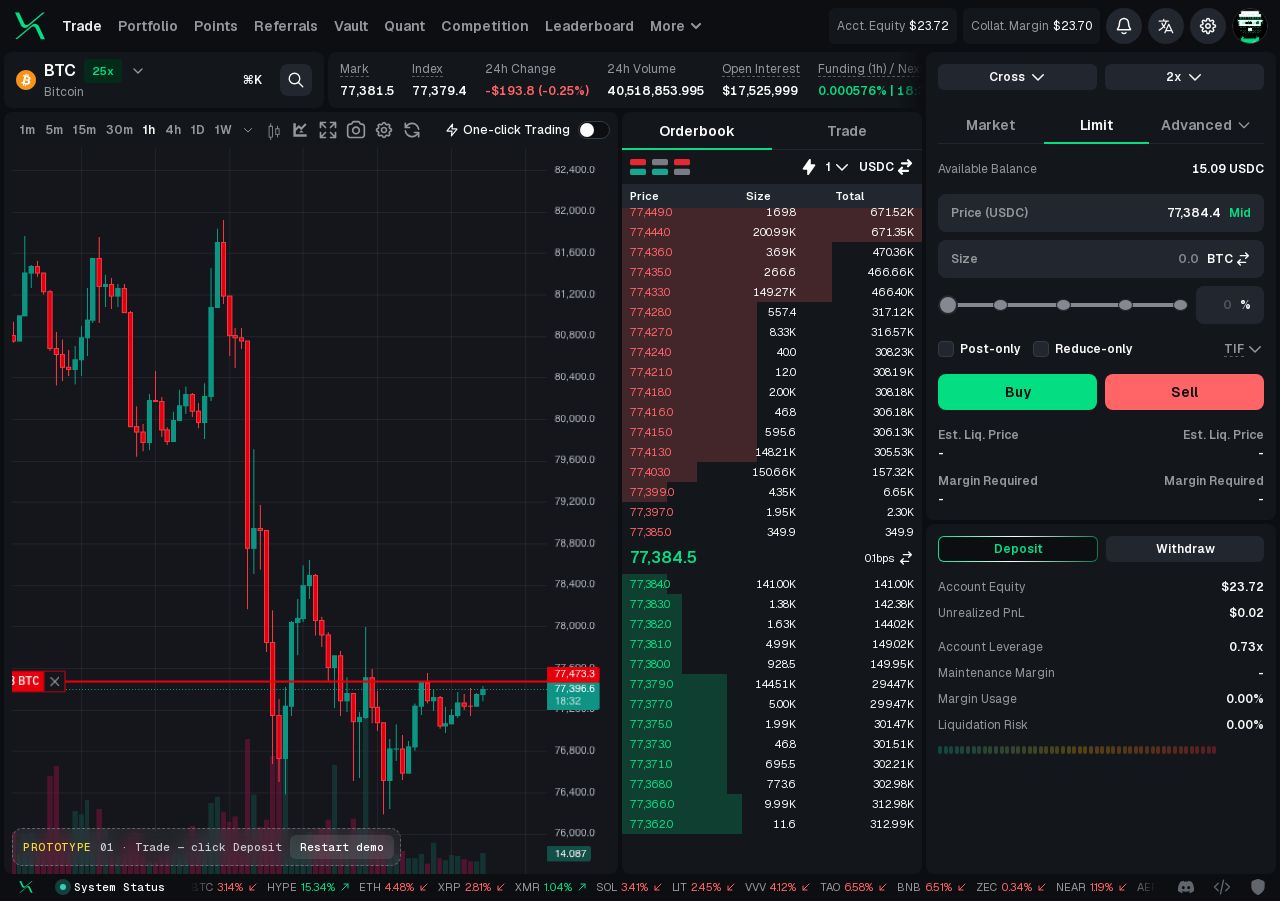
<file: index.html>
<!doctype html>
<html lang="en">
<head>
<meta charset="utf-8">
<meta name="viewport" content="width=device-width, initial-scale=1">
<title>RISEx — Trade BTC</title>
<meta name="description" content="Interactive desktop prototype of the RISEx on-ramp (regular user, Bank Transfer via Crossmint). Demo only — no real payments.">
<meta name="robots" content="noindex">
<link rel="icon" href="assets/brand/logo-small.svg" type="image/svg+xml">
<link rel="stylesheet" href="assets/fonts/fonts.css">
<link rel="stylesheet" href="assets/risex.css">
</head>
<body>
<div class="app" id="app">
  <!-- ============ Header ============ -->
  <header class="hdr">
    <button class="logo-btn ob" data-ob="Home" aria-label="RISEx home"><img src="assets/brand/logo-small.svg" alt="" width="36" height="36"></button>
    <nav class="nav" aria-label="Main">
      <button class="nav-item is-active ob" data-ob="Trade" aria-current="page">Trade</button>
      <button class="nav-item ob" data-ob="Portfolio">Portfolio</button>
      <button class="nav-item ob" data-ob="Points">Points</button>
      <button class="nav-item ob" data-ob="Referrals">Referrals</button>
      <button class="nav-item ob" data-ob="Vault">Vault</button>
      <button class="nav-item ob" data-ob="Quant">Quant</button>
      <button class="nav-item ob" data-ob="Competition">Competition</button>
      <button class="nav-item ob" data-ob="Leaderboard">Leaderboard</button>
      <button class="nav-item ob" data-ob="More">More<i data-icon="chevron-down-20-solid" class="i20"></i></button>
    </nav>
    <div class="hdr-spacer"></div>
    <div class="hdr-actions">
      <div class="chip"><span class="chip-l">Acct. Equity</span><span class="chip-v" data-bind="equity">$23.72</span></div>
      <div class="chip"><span class="chip-l">Collat. Margin</span><span class="chip-v" data-bind="collat">$23.70</span></div>
      <button class="icon-btn circle ob" data-ob="Notifications" aria-label="Notifications"><i data-icon="bell" class="i18"></i></button>
      <button class="icon-btn circle ob" data-ob="Language" aria-label="Language"><i data-icon="language" class="i18"></i></button>
      <button class="icon-btn circle ob" data-ob="Settings" aria-label="Settings"><i data-icon="cog" class="i18"></i></button>
      <button class="avatar ob" data-ob="Account menu" aria-label="Account menu"><img src="assets/brand/avatar.png" alt="" width="36" height="36"></button>
    </div>
  </header>

  <!-- ============ Workspace ============ -->
  <main class="ws">
    <section class="ws-left">
      <div class="top-row">
        <div class="panel market">
          <img src="assets/brand/asset-btc.svg" alt="" width="20" height="20">
          <button class="market-name ob" data-ob="Market selector">
            <span class="sym-row"><span class="sym">BTC</span><span class="badge brand">25x</span><i data-icon="chevron-down-outline" class="i16 muted"></i></span>
            <span class="sym-name">Bitcoin</span>
          </button>
          <span class="kbd">⌘K</span>
          <button class="icon-btn rounded s32 ob" data-ob="Search markets" aria-label="Search markets"><i data-icon="magnifying-glass" class="i18"></i></button>
        </div>
        <div class="panel stats">
          <div class="metric"><span class="m-l u">Mark</span><span class="m-v">77,381.5</span></div>
          <div class="metric"><span class="m-l u">Index</span><span class="m-v">77,379.4</span></div>
          <div class="metric"><span class="m-l">24h Change</span><span class="m-v err">-$193.8 (-0.25%)</span></div>
          <div class="metric"><span class="m-l">24h Volume</span><span class="m-v">40,518,853.995</span></div>
          <div class="metric"><span class="m-l u">Open Interest</span><span class="m-v">$17,525,999</span></div>
          <div class="metric"><span class="m-l u">Funding (1h) / Next Funding</span><span class="m-v brand">0.000576% | 18:32</span></div>
        </div>
      </div>
      <div class="mid-row">
        <div class="panel chart">
          <div class="chart-toolbar">
            <div class="intervals" role="group" aria-label="Chart interval">
              <button class="tf ob" data-ob="1m">1m</button><button class="tf ob" data-ob="5m">5m</button><button class="tf ob" data-ob="15m">15m</button><button class="tf ob" data-ob="30m">30m</button><button class="tf is-active ob" data-ob="1h" aria-pressed="true">1h</button><button class="tf ob" data-ob="4h">4h</button><button class="tf ob" data-ob="1D">1D</button><button class="tf ob" data-ob="1W">1W</button>
              <button class="tf tf-more ob" data-ob="More intervals" aria-label="More intervals"><i data-icon="chevron-down-stroke2" class="i12"></i></button>
            </div>
            <div class="tools">
              <button class="tool ob" data-ob="Chart type" aria-label="Chart type"><i data-icon="chart-candles" class="i20"></i></button>
              <button class="tool ob" data-ob="Indicators" aria-label="Indicators"><i data-icon="chart-indicators" class="i20"></i></button>
              <button class="tool ob" data-ob="Fullscreen" aria-label="Fullscreen"><i data-icon="arrows-pointing-out" class="i20"></i></button>
              <button class="tool ob" data-ob="Screenshot" aria-label="Screenshot"><i data-icon="camera" class="i20"></i></button>
              <button class="tool ob" data-ob="Chart settings" aria-label="Chart settings"><i data-icon="cog-stroke2" class="i20"></i></button>
              <button class="tool ob" data-ob="Reset chart" aria-label="Reset chart"><i data-icon="arrow-path" class="i20"></i></button>
            </div>
            <div class="flex1"></div>
            <button class="oct ob" data-ob="One-click Trading" role="switch" aria-checked="false"><i data-icon="bolt-outline" class="i14"></i><span>One-click Trading</span><span class="switch"><span class="knob"></span></span></button>
          </div>
          <div class="chart-canvas">
            <img src="assets/brand/chart@2x.png" alt="BTC 1h candlestick chart (static image)" draggable="false">
          </div>
        </div>
        <div class="panel ob-panel">
          <div class="tabs">
            <button class="tab is-active ob" data-ob="Orderbook">Orderbook</button>
            <button class="tab ob" data-ob="Trades">Trade</button>
          </div>
          <div class="ob-controls">
            <div class="ob-views">
              <button class="mini ob" data-ob="Orderbook view" aria-label="Both sides"><i data-icon="order-book-default" class="i16"></i></button>
              <button class="mini ob" data-ob="Orderbook view" aria-label="Bids only"><i data-icon="order-book-bid" class="i16"></i></button>
              <button class="mini ob" data-ob="Orderbook view" aria-label="Asks only"><i data-icon="order-book-ask" class="i16"></i></button>
            </div>
            <div class="flex1"></div>
            <i data-icon="bolt-solid" class="i18"></i>
            <button class="inline-select ob" data-ob="Price grouping">1<i data-icon="chevron-down-stroke2" class="i18"></i></button>
            <button class="inline-select ob" data-ob="Size unit">USDC<i data-icon="arrows-right-left" class="i18"></i></button>
          </div>
          <div class="ob-head"><span>Price</span><span class="r">Size</span><span class="r">Total</span></div>
          <div class="ob-rows asks" id="asks"></div>
          <div class="ob-mid"><span class="mid-px">77,384.5</span><span class="flex1"></span><span class="spread">0.1bps</span><i data-icon="arrows-right-left-16" class="i16"></i></div>
          <div class="ob-rows bids" id="bids"></div>
        </div>
      </div>
    </section>

    <aside class="ws-right">
      <div class="panel order-form">
        <div class="row g8">
          <button class="select-trigger ob" data-ob="Margin mode">Cross<i data-icon="chevron-down-stroke2" class="i18"></i></button>
          <button class="select-trigger ob" data-ob="Leverage">2x<i data-icon="chevron-down-stroke2" class="i18"></i></button>
        </div>
        <div class="tabs order-tabs">
          <button class="tab ob" data-ob="Market order">Market</button>
          <button class="tab is-active ob" data-ob="Limit order">Limit</button>
          <button class="tab ob" data-ob="Advanced orders">Advanced<i data-icon="chevron-down-stroke2" class="i16"></i></button>
        </div>
        <div class="stat-row"><span class="s-l">Available Balance</span><span class="s-v white" data-bind="available">15.09 USDC</span></div>
        <div class="col g8">
          <label class="amount-field ob-field" data-ob="Price"><span class="f-l">Price (USDC)</span><span class="f-v">77,384.4</span><span class="f-a">Mid</span></label>
          <label class="amount-field ob-field" data-ob="Size"><span class="f-l">Size</span><span class="f-v placeholder">0.0</span><span class="f-unit">BTC<i data-icon="arrows-right-left-16" class="i16"></i></span></label>
          <div class="row g8 slider-row">
            <div class="slider ob-field" data-ob="Size slider"><span class="track"></span><span class="tick" style="left:0"></span><span class="tick" style="left:25%"></span><span class="tick" style="left:50%"></span><span class="tick" style="left:75%"></span><span class="tick" style="left:100%"></span><span class="handle"></span></div>
            <div class="pct-field ob-field" data-ob="Size percent"><span class="pv">0</span><span>%</span></div>
          </div>
        </div>
        <div class="row g12 opts">
          <button class="cb-row ob" data-ob="Post-only" role="checkbox" aria-checked="false"><span class="cb"></span>Post-only</button>
          <button class="cb-row ob" data-ob="Reduce-only" role="checkbox" aria-checked="false"><span class="cb"></span>Reduce-only</button>
          <span class="flex1"></span>
          <button class="inline-select tif ob" data-ob="Time in force"><span class="u">TIF</span><i data-icon="chevron-down-stroke2" class="i18"></i></button>
        </div>
        <div class="row g8">
          <button class="btn buy md ob" data-ob="Buy">Buy</button>
          <button class="btn sell md ob" data-ob="Sell">Sell</button>
        </div>
        <div class="col g10 estimates">
          <div class="row"><div class="stack"><span>Est. Liq. Price</span><b>-</b></div><div class="stack r"><span>Est. Liq. Price</span><b>-</b></div></div>
          <div class="row"><div class="stack"><span>Margin Required</span><b>-</b></div><div class="stack r"><span>Margin Required</span><b>-</b></div></div>
        </div>
      </div>
      <div class="panel account">
        <div class="row g8">
          <button class="btn deposit sm" id="depositBtn" aria-haspopup="dialog">Deposit</button>
          <button class="btn secondary sm ob" data-ob="Withdraw">Withdraw</button>
        </div>
        <div class="col g8">
          <div class="stat-row"><span class="s-l">Account Equity</span><span class="s-v" data-bind="equity">$23.72</span></div>
          <div class="stat-row"><span class="s-l">Unrealized PnL</span><span class="s-v">$0.02</span></div>
        </div>
        <div class="col g8">
          <div class="stat-row"><span class="s-l">Account Leverage</span><span class="s-v" data-bind="leverage">0.73x</span></div>
          <div class="stat-row"><span class="s-l">Maintenance Margin</span><span class="s-v">-</span></div>
          <div class="stat-row"><span class="s-l">Margin Usage</span><span class="s-v">0.00%</span></div>
          <div class="stat-row"><span class="s-l">Liquidation Risk</span><span class="s-v">0.00%</span></div>
          <div class="risk-meter" id="risk" aria-hidden="true"></div>
        </div>
      </div>
    </aside>
  </main>

  <!-- ============ Footer ============ -->
  <footer class="ftr">
    <button class="ftr-logo ob" data-ob="Home" aria-label="RISEx"><img src="assets/brand/logo-small.svg" alt="" width="16" height="16"></button>
    <span class="sys"><span class="dot"><span class="ping"></span></span>System Status</span>
    <div class="ticker" id="ticker"></div>
    <div class="ftr-links">
      <button class="icon-btn s28 ob" data-ob="Discord" aria-label="Discord"><i data-icon="discord" class="i18"></i></button>
      <button class="icon-btn s28 ob" data-ob="API reference" aria-label="API reference"><i data-icon="code-bracket" class="i18"></i></button>
      <button class="icon-btn s28 ob" data-ob="Security policy" aria-label="Security policy"><i data-icon="shield" class="i18"></i></button>
    </div>
  </footer>
</div>

<!-- ============ Modal layer ============ -->
<div class="layer" id="layer" hidden>
  <div class="overlay" id="overlay"></div>

  <!-- 02 / 03 · Deposit USDC (Perps) -->
  <div class="modal deposit-modal" id="depositModal" role="dialog" aria-modal="true" aria-labelledby="depTitle" hidden>
    <div class="modal-header">
      <h2 id="depTitle">Deposit USDC (Perps)</h2>
      <button class="icon-btn rounded s28 ghost" data-action="close" aria-label="Close"><i data-icon="x-mark" class="i18"></i></button>
    </div>
    <div class="modal-body">
      <div class="seg" role="tablist" aria-label="Deposit source">
        <span class="seg-pill" aria-hidden="true"></span>
        <button class="seg-item" role="tab" id="tabCrypto" aria-selected="true" aria-controls="paneCrypto" data-tab="crypto"><i data-icon="cube" class="i16"></i>Use Crypto</button>
        <button class="seg-item" role="tab" id="tabCash" aria-selected="false" aria-controls="paneCash" data-tab="cash" tabindex="-1"><i data-icon="currency-dollar" class="i16"></i>Use Cash</button>
      </div>
      <div class="panes">
        <div class="pane" id="paneCrypto" role="tabpanel" aria-labelledby="tabCrypto">
          <div class="group"><div class="group-l">Connected</div>
            <button class="option ob" data-ob="Wallet deposit"><span class="o-ic"><img src="assets/brand/brand-metamask.png" alt="" width="20" height="20"></span><span class="o-tx"><b>Wallet (...035a)</b><small>$22.06 • Instant</small></span></button>
          </div>
          <div class="group"><div class="group-l">More options</div>
            <button class="option ob" data-ob="Transfer Crypto"><span class="o-ic"><i data-icon="qr-code" class="i20"></i></span><span class="o-tx"><b>Transfer Crypto</b><small>No limit • Instant</small></span><img class="o-logos" src="assets/brand/brand-chain-logos-strip.png" alt="Supported chains" width="118" height="17"></button>
            <button class="option ob" data-ob="Connect Exchange"><span class="o-ic"><i data-icon="link" class="i20"></i></span><span class="o-tx"><b>Connect Exchange</b><small>No limit • 2 min</small></span><img class="o-logos" src="assets/brand/brand-exchange-logos-strip.png" alt="Supported exchanges" width="118" height="17"></button>
          </div>
        </div>
        <div class="pane" id="paneCash" role="tabpanel" aria-labelledby="tabCash" hidden>
          <div class="group"><div class="group-l">Most popular</div>
            <button class="option ob" data-ob="VIETQR"><span class="o-ic"><i data-icon="qr-code" class="i20"></i></span><span class="o-tx"><b>VIETQR</b><small>$4k limit • Instant</small></span></button>
          </div>
          <div class="group"><div class="group-l">More options</div>
            <button class="option" id="optBank"><span class="o-ic"><i data-icon="building-library" class="i20"></i></span><span class="o-tx"><b>Bank Transfer</b><small>$4k limit • 1-2 business days</small></span></button>
            <button class="option ob" data-ob="Credit Card"><span class="o-ic"><i data-icon="credit-card" class="i20"></i></span><span class="o-tx"><b>Credit Card</b><small>$4k limit • Instant</small></span></button>
          </div>
        </div>
      </div>
    </div>
  </div>

  <!-- 04 – 07 · Crossmint widget -->
  <div class="modal widget" id="widget" role="dialog" aria-modal="true" aria-labelledby="widgetTitle" hidden>
    <div class="topup" id="topup">
      <div class="w-header">
        <button class="icon-btn rounded s28 ghost" data-action="back" aria-label="Back"><i data-icon="chevron-left" class="i18"></i></button>
        <span class="w-gap"></span>
        <h2 class="w-title" id="widgetTitle">Top up</h2>
        <button class="icon-btn rounded s28 ghost ob" data-ob="Widget menu" aria-label="More options"><i data-icon="ellipsis-horizontal" class="i18"></i></button>
        <button class="icon-btn rounded s28 ghost" data-action="close" aria-label="Close"><i data-icon="x-mark" class="i18"></i></button>
      </div>
      <div class="total-l">Total</div>
      <div class="amount-row">
        <span class="amount-wrap"><input id="amount" class="amount-input" inputmode="numeric" autocomplete="off" spellcheck="false" aria-label="Amount in VND" aria-describedby="amountHelp" value="2.580.313"><span class="amount-mirror" id="amountMirror" aria-hidden="true"></span></span>
        <span class="amount-caret" aria-hidden="true"></span>
        <button class="currency ob" data-ob="Currency selector" aria-label="Currency: VND">VND<i data-icon="chevron-down" class="i16"></i></button>
      </div>
      <div class="converts"><span>to</span><img src="assets/brand/asset-usdc.svg" alt="" width="16" height="16"><b>USDC</b></div>
      <div class="amount-help" id="amountHelp" aria-live="polite"></div>
      <div class="quick" role="group" aria-label="Quick amounts">
        <button class="btn secondary md" data-usd="25">$25</button>
        <button class="btn secondary md" data-usd="50">$50</button>
        <button class="btn secondary md" data-usd="100">$100</button>
        <button class="btn secondary md" data-usd="200">$200</button>
      </div>
      <div class="fees">
        <div class="fee-row"><span>Processing fee</span><button class="info ob" data-ob="Processing fee info" aria-label="About processing fee"><i data-icon="information-circle" class="i14"></i></button><span class="flex1"></span><b>- 0 VND</b></div>
        <div class="fee-row"><span>Network fee</span><button class="info ob" data-ob="Network fee info" aria-label="About network fee"><i data-icon="information-circle" class="i14"></i></button><span class="flex1"></span><b>- 0 VND</b></div>
      </div>
      <div class="flex1 topup-spacer"></div>
      <button class="btn buy md wide" id="continueBtn">Continue</button>
      <div class="powered"><span>Powered by</span><img src="assets/brand/brand-crossmint-wordmark-on-dark-.png" alt="crossmint" width="72" height="16"></div>
    </div>
    <div class="scrim" id="scrim"></div>
    <div class="sheet" id="sheet" hidden>
      <div class="sheet-inner" id="sheetInner"></div>
    </div>
  </div>
  <!-- Deposit successful — prototype-only addition (not in Figma), built from the RISEx modal styles -->
  <div class="modal success-modal" id="successModal" role="dialog" aria-modal="true" aria-labelledby="succTitle" aria-describedby="succCopy" hidden>
    <button class="icon-btn rounded s28 ghost succ-close" data-action="finish" aria-label="Close"><i data-icon="x-mark" class="i18"></i></button>
    <div class="succ-hero">
      <span class="succ-icon" aria-hidden="true"><svg viewBox="0 0 24 24" width="28" height="28"><path d="M6 12.5l4 4L18.5 8" fill="none" stroke="currentColor" stroke-width="2.6" stroke-linecap="round" stroke-linejoin="round"/></svg></span>
      <h2 id="succTitle">Deposit successful</h2>
      <p id="succCopy">Your USDC has arrived in your RISEx Perps account.</p>
    </div>
    <div class="succ-amount"><span class="succ-plus" data-succ="usdc">+100.00</span><span class="succ-unit"><img src="assets/brand/asset-usdc.svg" alt="" width="20" height="20">USDC</span></div>
    <dl class="succ-rows">
      <div><dt>You paid</dt><dd data-succ="vnd">2.580.313 VND</dd></div>
      <div><dt>Fees</dt><dd>0 VND</dd></div>
      <div><dt>You received</dt><dd data-succ="received">100.00 USDC</dd></div>
      <div><dt>Deposited to</dt><dd>RISEx Perps</dd></div>
      <div><dt>Payment method</dt><dd>Bank Transfer</dd></div>
      <div class="succ-sep"><dt>Available balance</dt><dd class="brand" data-succ="balance">115.09 USDC</dd></div>
    </dl>
    <button class="btn buy md wide" id="backToTrade" data-action="finish">Back to Trade</button>
  </div>
</div>

<!-- Sheet templates -->
<template id="tplLogin">
  <div class="sheet-view" data-view="login">
    <div class="s-header">
      <button class="icon-btn rounded s28 ghost" data-action="collapse" aria-label="Collapse"><i data-icon="chevron-down" class="i18"></i></button>
      <h3 class="s-title">Login/ Sign up</h3>
      <button class="icon-btn rounded s28 ghost chat ob" data-ob="Support chat" aria-label="Support chat"><i data-icon="chat-bubble" class="i18"></i><span class="unread"></span></button>
    </div>
    <p class="s-copy">Welcome to Crossmint! Enter your email address, and we'll send you a secure verification code to continue.</p>
    <label class="email-field ob-field" data-ob="Email sign-in"><span class="fake-caret" aria-hidden="true"></span><input type="email" readonly placeholder="john@email.com" aria-label="Email (not part of this demo)" tabindex="-1"></label>
    <div class="or"><span></span>or<span></span></div>
    <button class="btn secondary md wide" id="googleBtn"><span class="btn-label">Google</span><i data-icon="google" class="i20"></i></button>
    <button class="btn disabled md wide" disabled aria-disabled="true">Tiếp tục</button>
    <div class="powered"><span>Powered by</span><img src="assets/brand/brand-crossmint-wordmark-on-dark-.png" alt="crossmint" width="72" height="16"></div>
  </div>
</template>

<template id="tplPay">
  <div class="sheet-view" data-view="pay">
    <div class="s-header">
      <button class="icon-btn rounded s28 ghost" data-action="collapse" aria-label="Collapse"><i data-icon="chevron-down" class="i18"></i></button>
      <h3 class="s-title">Pay with Bank Account</h3>
      <button class="icon-btn rounded s28 ghost chat ob" data-ob="Support chat" aria-label="Support chat"><i data-icon="chat-bubble" class="i18"></i><span class="unread"></span></button>
    </div>
    <div class="summary">
      <div class="col g4"><span class="muted14">Deposit to:</span><b class="m14">RISEx</b></div>
      <div class="col g4 r"><span class="muted14">Total</span><b class="sb16" data-bind="vndTotal">₫ 2.580.313</b></div>
    </div>
    <p class="terms">By proceeding with the payment, you agree to Crossmint's Terms of Service.</p>
    <button class="text-link ob" data-ob="Terms of Service (external)">Terms of Service<i data-icon="arrow-top-right-on-square" class="i14"></i></button>
    <button class="btn buy md wide" id="payBtn"><span class="btn-label">Pay with Bank Account</span></button>
  </div>
</template>

<template id="tplConfirm">
  <div class="sheet-view" data-view="confirm">
    <div class="s-header">
      <button class="icon-btn rounded s28 ghost" data-action="collapse" aria-label="Collapse"><i data-icon="chevron-down" class="i18"></i></button>
      <h3 class="s-title">Confirm Order</h3>
      <button class="icon-btn rounded s28 ghost chat ob" data-ob="Support chat" aria-label="Support chat"><i data-icon="chat-bubble" class="i18"></i><span class="unread"></span></button>
    </div>
    <div class="os-head">
      <span class="os-title">Order Status</span>
      <span class="flex1"></span>
      <button class="icon-btn rounded s28 ghost ob" data-ob="Previous page" aria-label="Previous"><i data-icon="chevron-left" class="i18"></i></button>
      <button class="icon-btn rounded s28 ghost ob" data-ob="Next page" aria-label="Next"><i data-icon="chevron-right" class="i18"></i></button>
    </div>
    <ol class="steps" aria-live="polite">
      <li class="step" data-step="created"><span class="st-l">Order Created</span><span class="ind"></span><span class="vh st-s"></span></li>
      <li class="conn" aria-hidden="true"></li>
      <li class="step" data-step="payment"><span class="st-l">Awaiting Payment</span><span class="ind"></span><span class="vh st-s"></span></li>
      <li class="conn" aria-hidden="true"></li>
      <li class="step" data-step="sent"><span class="st-l">Your USDC Has Been Sent</span><span class="ind"></span><span class="vh st-s"></span></li>
    </ol>
    <div class="confirm-foot">
      <div class="pager" aria-hidden="true"><span class="on"></span><span></span></div>
      <button class="link-u" id="reopenLink">Payment Link Not Opening?</button>
      <div class="powered"><span>Powered by</span><img src="assets/brand/brand-crossmint-wordmark-on-dark-.png" alt="crossmint" width="72" height="16"></div>
    </div>
  </div>
</template>

<!-- Feedback toast (product) -->
<div class="toast" id="toast" role="status" aria-live="polite" hidden></div>

<!-- Prototype controls — not part of the product UI -->
<aside class="demo" id="demo" aria-label="Prototype controls">
  <span class="demo-tag">PROTOTYPE</span>
  <span class="demo-step" id="demoStep">01 · Trade</span>
  <button class="demo-btn" id="restartBtn">Restart demo</button>
</aside>

<script src="assets/icons.js"></script>
<script src="assets/store.js"></script>
<script src="assets/risex.js"></script>
</body>
</html>
</file>
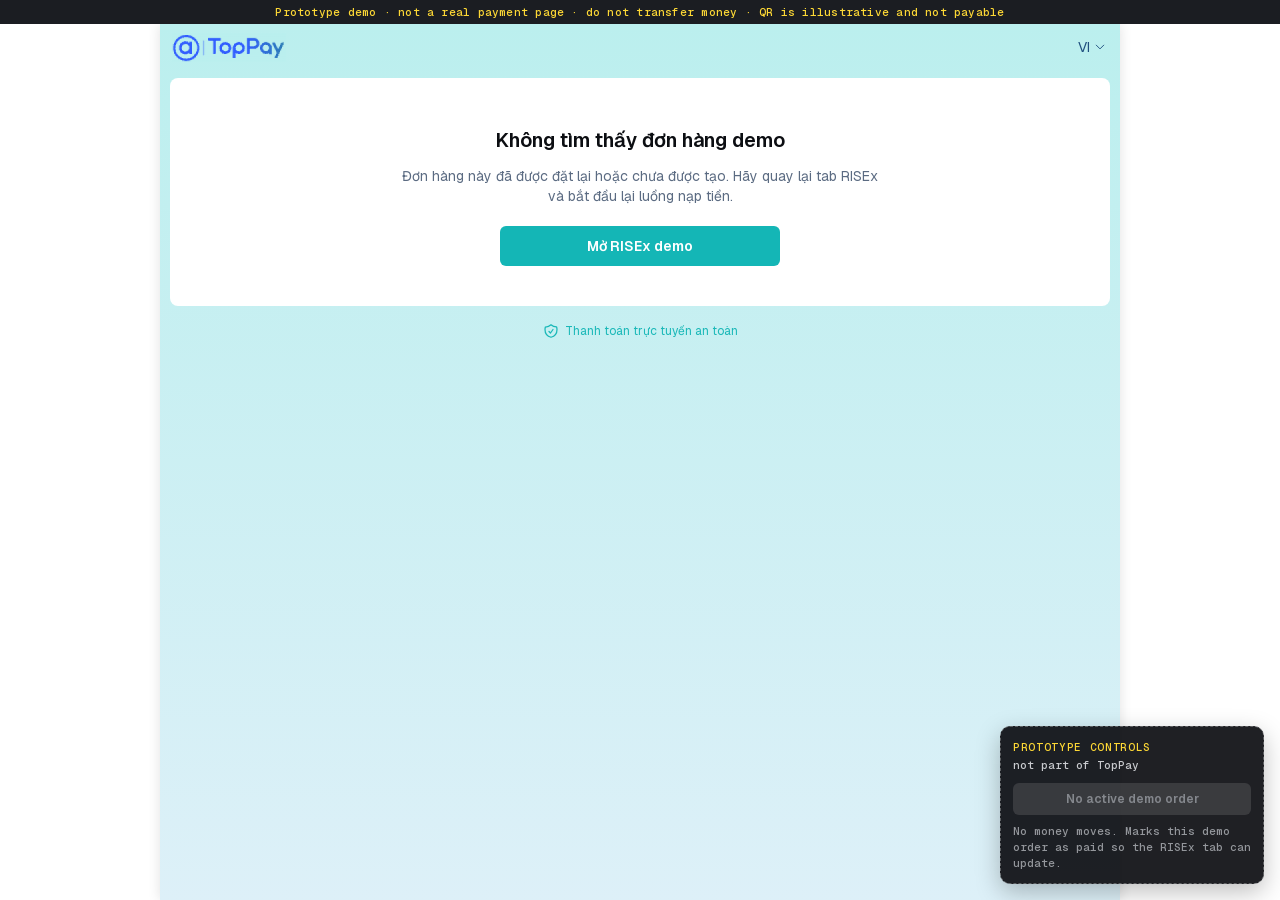
<file: toppay.html>
<!doctype html>
<html lang="vi">
<head>
<meta charset="utf-8">
<meta name="viewport" content="width=device-width, initial-scale=1">
<title>TopPay</title>
<meta name="robots" content="noindex">
<link rel="stylesheet" href="assets/fonts/fonts.css">
<link rel="stylesheet" href="assets/toppay.css">
</head>
<body>
<div class="demo-strip" role="note">Prototype demo · not a real payment page · do not transfer money · QR is illustrative and not payable</div>

<div class="page">
  <div class="topbar">
    <img src="assets/brand/brand-toppay.png" alt="TopPay" width="114" height="29">
    <span class="flex1"></span>
    <button class="lang" id="langBtn" aria-label="Ngôn ngữ: Tiếng Việt">VI<i data-icon="chevron-down" class="i12"></i></button>
  </div>

  <!-- Payment instructions (Figma 08 · 90:11993) -->
  <section class="card" id="viewPay" aria-labelledby="payHeading">
    <h1 class="vh" id="payHeading">Chuyển khoản ngân hàng</h1>
    <div class="details">
      <div class="bank-logo"><img src="assets/brand/brand-acb.png" alt="ACB" width="96" height="42"></div>
      <div class="fields">
        <div class="field"><span class="f-label">Ngân hàng thụ hưởng</span><div class="f-row"><b>Ngân hàng TMCP Á Châu</b></div></div>
        <div class="field"><span class="f-label">Số tài khoản</span><div class="f-row"><b data-copy-src="account" id="vAccount"></b><button class="copy" data-copy="account">Sao chép</button></div></div>
        <div class="field"><span class="f-label">Tên nhận</span><div class="f-row"><b id="vName"></b><button class="copy" data-copy="name">Sao chép</button></div></div>
        <div class="field"><span class="f-label">Số tiền chuyển</span><div class="f-row"><b class="red" id="vAmount">2,580,313 VND</b><button class="copy" data-copy="amount">Sao chép</button></div></div>
        <div class="field"><span class="f-label">Nội dung lời nhắn</span><div class="f-row"><b class="red" id="vMemo">A8K3T2GR</b><button class="copy" data-copy="memo">Sao chép</button></div></div>
      </div>
      <div class="note">
        <b>Lưu ý:</b>
        <span>1. MỘT mã QR chỉ được sử dụng cho MỘT giao dịch duy nhất.</span>
        <span>2. Vui lòng nhập chính xác nội dung và số tiền yêu cầu từ hệ thống. Thông tin không chính xác sẽ không thể tự động lên điểm.</span>
        <span>3. Vui lòng nhập mã: <b class="red" data-memo>A8K3T2GR</b> vào phần nội dung chuyển khoản.</span>
      </div>
    </div>
    <div class="qr-col">
      <div class="countdown" role="timer" aria-label="Thời gian còn lại"><span class="digit" id="hh">00</span><span class="colon">:</span><span class="digit" id="mm">15</span><span class="colon">:</span><span class="digit" id="ss">00</span></div>
      <div class="qr" id="qr" role="img" aria-label="Mã QR minh hoạ — không dùng để thanh toán"><img src="assets/brand/qr.svg" alt="" width="290" height="290"></div>
      <div class="qr-amount"><span id="qrAmount">2,580,313</span><small>VND</small></div>
      <span class="flex1"></span>
      <button class="download" id="dlBtn"><i data-icon="arrow-down-tray" class="i16"></i><span class="dl-label">Tải mã QR</span></button>
    </div>
  </section>

  <!-- Payment success (prototype-only addition) -->
  <section class="card result-card" id="viewPaid" hidden aria-live="polite">
    <div class="ok-ic" aria-hidden="true"><svg viewBox="0 0 24 24" width="28" height="28"><path d="M5 12.5l4.5 4.5L19 7.5" fill="none" stroke="#fff" stroke-width="2.6" stroke-linecap="round" stroke-linejoin="round"/></svg></div>
    <h1>Thanh toán thành công</h1>
    <p class="r-amount"><span id="paidAmount">2,580,313</span> <small>VND</small></p>
    <dl class="r-meta"><div><dt>Ngân hàng</dt><dd>ACB</dd></div><div><dt>Nội dung</dt><dd data-memo>A8K3T2GR</dd></div><div><dt>Thời gian</dt><dd id="paidAt">—</dd></div></dl>
    <p class="r-copy">Bạn có thể đóng tab này và quay lại RISEx để xem trạng thái nạp tiền.</p>
    <button class="download r-btn" id="backBtn">Quay lại RISEx</button>
  </section>

  <!-- Order missing / reset (prototype-only) -->
  <section class="card result-card" id="viewGone" hidden>
    <h1>Không tìm thấy đơn hàng demo</h1>
    <p class="r-copy">Đơn hàng này đã được đặt lại hoặc chưa được tạo. Hãy quay lại tab RISEx và bắt đầu lại luồng nạp tiền.</p>
    <a class="download r-btn" href="index.html">Mở RISEx demo</a>
  </section>

  <div class="secure"><i data-icon="shield-check" class="i16"></i>Thanh toán trực tuyến an toàn</div>
</div>

<div class="toast" id="toast" role="status" aria-live="polite" hidden></div>

<!-- Prototype controls — not part of the TopPay page -->
<aside class="demo" aria-label="Prototype controls">
  <div class="demo-head"><span class="demo-tag">PROTOTYPE CONTROLS</span><span>not part of TopPay</span></div>
  <button class="demo-btn" id="simBtn"><span class="btn-label">Simulate successful payment</span></button>
  <p class="demo-note">No money moves. Marks this demo order as paid so the RISEx tab can update.</p>
</aside>

<script src="assets/icons.js"></script>
<script src="assets/store.js"></script>
<script src="assets/toppay.js"></script>
</body>
</html>
</file>
<file: assets/fonts/fonts.css>
@font-face{font-family:'Geist';font-style:normal;font-weight:100 900;font-display:swap;src:url(Geist-vietnamese.woff2) format('woff2');unicode-range:U+0102-0103, U+0110-0111, U+0128-0129, U+0168-0169, U+01A0-01A1, U+01AF-01B0, U+0300-0301, U+0303-0304, U+0308-0309, U+0323, U+0329, U+1EA0-1EF9, U+20AB;}
@font-face{font-family:'Geist';font-style:normal;font-weight:100 900;font-display:swap;src:url(Geist-latin-ext.woff2) format('woff2');unicode-range:U+0100-02BA, U+02BD-02C5, U+02C7-02CC, U+02CE-02D7, U+02DD-02FF, U+0304, U+0308, U+0329, U+1D00-1DBF, U+1E00-1E9F, U+1EF2-1EFF, U+2020, U+20A0-20AB, U+20AD-20C4, U+2113, U+2C60-2C7F, U+A720-A7FF;}
@font-face{font-family:'Geist';font-style:normal;font-weight:100 900;font-display:swap;src:url(Geist-latin.woff2) format('woff2');unicode-range:U+0000-00FF, U+0131, U+0152-0153, U+02BB-02BC, U+02C6, U+02DA, U+02DC, U+0304, U+0308, U+0329, U+2000-206F, U+20AC, U+2122, U+2191, U+2193, U+2212, U+2215, U+FEFF, U+FFFD;}
@font-face{font-family:'Geist Mono';font-style:normal;font-weight:500;font-display:swap;src:url(GeistMono-vietnamese.woff2) format('woff2');unicode-range:U+0102-0103, U+0110-0111, U+0128-0129, U+0168-0169, U+01A0-01A1, U+01AF-01B0, U+0300-0301, U+0303-0304, U+0308-0309, U+0323, U+0329, U+1EA0-1EF9, U+20AB;}
@font-face{font-family:'Geist Mono';font-style:normal;font-weight:500;font-display:swap;src:url(GeistMono-latin-ext.woff2) format('woff2');unicode-range:U+0100-02BA, U+02BD-02C5, U+02C7-02CC, U+02CE-02D7, U+02DD-02FF, U+0304, U+0308, U+0329, U+1D00-1DBF, U+1E00-1E9F, U+1EF2-1EFF, U+2020, U+20A0-20AB, U+20AD-20C4, U+2113, U+2C60-2C7F, U+A720-A7FF;}
@font-face{font-family:'Geist Mono';font-style:normal;font-weight:500;font-display:swap;src:url(GeistMono-latin.woff2) format('woff2');unicode-range:U+0000-00FF, U+0131, U+0152-0153, U+02BB-02BC, U+02C6, U+02DA, U+02DC, U+0304, U+0308, U+0329, U+2000-206F, U+20AC, U+2122, U+2191, U+2193, U+2212, U+2215, U+FEFF, U+FFFD;}
</file>
<file: assets/risex.css>
/* RISEx on-ramp prototype — desktop only.
   Tokens mirror the RISEx variables in Figma (bg/*, text/*, border/*). */
:root {
  --bg-primary: #0c0e12;
  --bg-secondary: #13161b;
  --bg-tertiary: #22262f;
  --bg-tertiary-hover: #2b303a;
  --bg-tertiary-press: #1c2028;
  --bg-modal: #171a20;
  --bg-overlay: rgba(12, 14, 18, .8);
  --bg-brand: #042a1a;
  --bg-brand-solid: #03de82;
  --bg-brand-solid-hover: #2be898;
  --bg-brand-solid-press: #02c473;
  --bg-error-solid: #ff6467;
  --bg-disabled: #22262f;
  --text-primary: #fafafa;
  --text-secondary: #94979c;
  --text-secondary-hover: #ececed;
  --text-tertiary: #85888e;
  --text-disabled: #53565d;
  --text-white: #ffffff;
  --text-brand: #03de82;
  --text-error: #ff6467;
  --text-on-brand: #0c0e12;
  --border-primary: #373a41;
  --border-primary-hover: #4d5159;
  --border-secondary: #22262f;
  --border-brand: #03de82;
  --icon-muted: #61656c;
  --focus: #03de82;

  --ease-out: cubic-bezier(.2, .8, .2, 1);
  --ease-in: cubic-bezier(.4, 0, 1, 1);
  --t-fast: 120ms;
  --t-ctrl: 180ms;
  --t-modal: 240ms;
  --t-content: 260ms;
  font-synthesis: none;
}

* { box-sizing: border-box; }
[hidden] { display: none !important; }
html, body { margin: 0; height: 100%; }
body {
  background: var(--bg-primary);
  color: var(--text-primary);
  font: 400 12px/18px 'Geist', system-ui, -apple-system, sans-serif;
  -webkit-font-smoothing: antialiased;
  overflow: hidden;
  min-width: 1200px;
}
button { font: inherit; color: inherit; background: none; border: 0; padding: 0; margin: 0; cursor: pointer; text-align: inherit; }
button:disabled { cursor: not-allowed; }
img { display: block; }
h2, h3, p { margin: 0; }
.flex1 { flex: 1 1 auto; min-width: 0; }
.row { display: flex; align-items: center; }
.col { display: flex; flex-direction: column; }
.g4 { gap: 4px; } .g8 { gap: 8px; } .g10 { gap: 10px; } .g12 { gap: 12px; }
.r { text-align: right; align-items: flex-end; }
.vh { position: absolute !important; width: 1px; height: 1px; overflow: hidden; clip: rect(0 0 0 0); white-space: nowrap; }

/* icons */
i[data-icon] { display: inline-flex; flex: none; align-items: center; justify-content: center; }
i[data-icon] svg { width: 100%; height: 100%; display: block; }
.i12 { width: 12px; height: 12px; } .i14 { width: 14px; height: 14px; } .i16 { width: 16px; height: 16px; }
.i18 { width: 18px; height: 18px; } .i20 { width: 20px; height: 20px; }
.muted { color: var(--text-secondary); }

/* focus — visible only for keyboard users */
:focus { outline: none; }
:focus-visible { outline: 2px solid var(--focus); outline-offset: 2px; }

/* generic press feedback */
button:not(:disabled):active { transform: scale(.97); }
button { transition: background-color var(--t-fast) ease, color var(--t-fast) ease, border-color var(--t-fast) ease, box-shadow var(--t-fast) ease, opacity var(--t-fast) ease, transform 90ms ease; }

/* "nudge" for controls outside the demo flow */
.nudge { animation: nudge 260ms var(--ease-out); }
@keyframes nudge { 0%, 100% { transform: translateX(0); } 25% { transform: translateX(-2px); } 60% { transform: translateX(2px); } }

/* ================= App shell ================= */
.app { height: 100vh; display: flex; flex-direction: column; min-height: 640px; }
.hdr { height: 52px; flex: none; display: flex; align-items: center; gap: 8px; padding: 8px 12px; background: var(--bg-primary); }
.logo-btn { width: 36px; height: 36px; border-radius: 8px; }
.logo-btn:hover { background: var(--bg-secondary); }
.nav { display: flex; align-items: center; gap: 4px; }
.nav-item { display: inline-flex; align-items: center; gap: 1px; height: 28px; padding: 4px 6px; border-radius: 8px; font-weight: 600; font-size: 14px; line-height: 20px; color: var(--text-secondary); white-space: nowrap; }
.nav-item:hover { color: var(--text-secondary-hover); background: var(--bg-secondary); }
.nav-item.is-active { color: var(--text-secondary-hover); }
.hdr-spacer { flex: 1; }
.hdr-actions { display: flex; align-items: center; gap: 6px; }
.chip { height: 36px; display: inline-flex; align-items: center; gap: 4px; padding: 0 8px; background: var(--bg-secondary); border-radius: 6px; white-space: nowrap; }
.chip-l { color: var(--text-secondary); }
.chip-v { color: var(--text-white); font-variant-numeric: tabular-nums; }
.icon-btn { display: inline-flex; align-items: center; justify-content: center; color: var(--text-primary); }
.icon-btn.circle { width: 36px; height: 36px; border-radius: 9999px; background: var(--bg-tertiary); }
.icon-btn.circle:hover { background: var(--bg-tertiary-hover); }
.icon-btn.rounded { border-radius: 8px; }
.icon-btn.s32 { width: 32px; height: 32px; background: var(--bg-tertiary); }
.icon-btn.s32:hover { background: var(--bg-tertiary-hover); }
.icon-btn.s28 { width: 28px; height: 28px; border-radius: 8px; color: var(--icon-muted); }
.icon-btn.ghost { color: var(--text-primary); }
.icon-btn.ghost:hover, .icon-btn.s28:hover { background: var(--bg-tertiary); color: var(--text-primary); }
.icon-btn.ghost:active { background: var(--bg-tertiary-press); }
.avatar { width: 36px; height: 36px; border-radius: 9999px; overflow: hidden; }
.avatar img { width: 36px; height: 36px; }
.avatar:hover { box-shadow: 0 0 0 2px var(--border-primary); }

/* workspace */
.ws { flex: 1 1 auto; min-height: 0; display: flex; gap: 4px; padding: 0 4px; }
.ws-left { flex: 1 1 auto; min-width: 0; display: flex; flex-direction: column; gap: 4px; }
.ws-right { flex: 0 0 350px; display: flex; flex-direction: column; gap: 4px; min-height: 0; }
.panel { background: var(--bg-secondary); border-radius: 8px; }
.top-row { display: flex; gap: 4px; height: 56px; flex: none; }
.mid-row { flex: 1 1 auto; min-height: 0; display: flex; gap: 4px; }

.market { flex: 0 0 320px; display: flex; align-items: center; gap: 8px; padding: 12px; }
.market-name { flex: 1; display: flex; flex-direction: column; border-radius: 6px; padding: 0; }
.market-name:hover .sym-name { color: var(--text-primary); }
.sym-row { display: flex; align-items: center; gap: 8px; }
.sym { font-weight: 600; font-size: 16px; line-height: 24px; color: var(--text-white); }
.badge { display: inline-flex; align-items: center; height: 24px; padding: 4px 8px; border-radius: 4px; font-weight: 600; font-size: 11px; line-height: 16px; }
.badge.brand { background: var(--bg-brand); color: var(--text-brand); }
.sym-name { color: var(--text-secondary); }
.kbd { display: inline-flex; align-items: center; height: 22px; padding: 2px 8px; border-radius: 6px; font-weight: 600; color: var(--text-primary); margin-right: 2px; }

.stats { flex: 1 1 auto; min-width: 0; display: flex; align-items: center; gap: 24px; padding: 8px 12px; overflow: hidden; -webkit-mask-image: linear-gradient(90deg, #000 calc(100% - 24px), transparent); mask-image: linear-gradient(90deg, #000 calc(100% - 24px), transparent); }
.metric { display: flex; flex-direction: column; gap: 4px; white-space: nowrap; }
.m-l { color: var(--text-secondary); }
.m-l.u, .u { text-decoration: underline dashed rgba(148, 151, 156, .55); text-underline-offset: 3px; }
.m-v { font-weight: 600; color: var(--text-white); font-variant-numeric: tabular-nums; }
.m-v.err { color: var(--text-error); } .m-v.brand { color: var(--text-brand); }

/* chart */
.chart { flex: 1 1 auto; min-width: 0; display: flex; flex-direction: column; overflow: hidden; }
.chart-toolbar { height: 36px; flex: none; display: flex; align-items: center; padding: 8px 8px 8px 12px; }
.intervals { display: flex; align-items: center; gap: 4px; }
.tf { height: 20px; padding: 0 4px; border-radius: 4px; font-weight: 600; color: var(--text-secondary); }
.tf:hover { color: var(--text-primary); background: var(--bg-tertiary); }
.tf.is-active { color: var(--text-primary); }
.tf-more { width: 20px; padding: 4px; display: inline-flex; align-items: center; justify-content: center; }
.tools { display: flex; }
.tool { width: 36px; height: 20px; display: inline-flex; align-items: center; justify-content: center; color: var(--text-secondary); border-radius: 4px; }
.tool:hover { color: var(--text-primary); background: var(--bg-tertiary); }
.oct { display: inline-flex; align-items: center; gap: 4px; font-weight: 500; color: var(--text-primary); border-radius: 6px; padding: 0 0 0 2px; white-space: nowrap; }
.oct > i { color: var(--text-primary); }
.switch { margin-left: 4px; width: 32px; height: 18px; border-radius: 9999px; background: var(--bg-primary); border: 1px solid var(--border-primary); position: relative; }
.switch .knob { position: absolute; left: 1px; top: 1px; width: 14px; height: 14px; border-radius: 50%; background: #fff; }
.oct:hover .switch { border-color: var(--border-primary-hover); }
.chart-canvas { flex: 1 1 auto; min-height: 0; padding: 0 8px; position: relative; }
.chart-canvas img { width: 100%; height: 100%; object-fit: cover; object-position: right center; user-select: none; }

/* orderbook */
.ob-panel { flex: 0 0 300px; display: flex; flex-direction: column; overflow: hidden; }
.tabs { display: flex; flex: none; }
.tab { flex: 1; height: 38px; display: inline-flex; align-items: center; justify-content: center; gap: 4px; padding: 8px 12px; font-weight: 600; font-size: 14px; line-height: 20px; color: var(--text-secondary); box-shadow: inset 0 -1px 0 var(--border-secondary); border-radius: 0; }
.tab:hover { color: var(--text-primary); }
.tab.is-active { color: var(--text-primary); box-shadow: inset 0 -2px 0 var(--border-brand); }
.ob-controls { height: 34px; flex: none; display: flex; align-items: center; gap: 8px; padding: 8px; color: var(--text-white); }
.ob-views { display: flex; gap: 6px; }
.mini { width: 16px; height: 16px; border-radius: 3px; opacity: .9; }
.mini:hover { opacity: 1; box-shadow: 0 0 0 2px var(--bg-tertiary); }
.inline-select { display: inline-flex; align-items: center; gap: 2px; font-weight: 600; color: var(--text-white); border-radius: 4px; }
.inline-select:hover { color: var(--text-primary); background: var(--bg-tertiary); }
.ob-head { height: 24px; flex: none; display: grid; grid-template-columns: 48px 93px 93px; padding: 4px 8px; background: var(--bg-tertiary); font-weight: 600; font-size: 11px; line-height: 16px; color: var(--text-primary); }
.ob-head .r { text-align: right; }
.ob-rows { flex: 1 1 0; min-height: 0; overflow: hidden; display: flex; flex-direction: column; }
.ob-rows.asks { flex: 0 1 334px; justify-content: flex-end; }
.ob-rows.bids { flex: 1 1 120px; }
.ob-row { flex: none; height: 20px; position: relative; display: grid; grid-template-columns: 48px 118px 118px; padding: 2px 8px; font-size: 11px; line-height: 16px; font-variant-numeric: tabular-nums; }
.ob-row .bar { position: absolute; left: 0; top: 0; bottom: 0; }
.ob-row span { position: relative; }
.ob-row span:not(:first-of-type) { text-align: right; }
.ob-row.ask .p { color: var(--text-error); } .ob-row.ask .bar { background: rgba(255, 100, 103, .2); }
.ob-row.bid .p { color: var(--text-brand); } .ob-row.bid .bar { background: rgba(3, 222, 130, .2); }
.ob-mid { height: 32px; flex: none; display: flex; align-items: center; gap: 4px; padding: 0 8px; }
.mid-px { font-weight: 600; font-size: 16px; line-height: 24px; color: var(--text-brand); }
.spread { font-size: 11px; line-height: 16px; }

/* order form */
.order-form { flex: none; display: flex; flex-direction: column; gap: 16px; padding: 12px; }
.select-trigger { flex: 1; height: 26px; display: inline-flex; align-items: center; justify-content: center; gap: 4px; padding: 0 8px; border-radius: 6px; background: var(--bg-tertiary); font-weight: 600; color: var(--text-primary); }
.select-trigger:hover { background: var(--bg-tertiary-hover); }
.order-tabs .tab { height: 38px; }
.stat-row { display: flex; justify-content: space-between; align-items: center; height: 18px; }
.s-l { color: var(--text-secondary); }
.s-v { font-weight: 600; color: var(--text-primary); font-variant-numeric: tabular-nums; transition: color 400ms ease; }
.s-v.white { color: var(--text-white); }
.amount-field { height: 38px; display: flex; align-items: center; gap: 8px; padding: 0 12px; border-radius: 8px; background: var(--bg-tertiary); border: 1px solid transparent; font-weight: 600; cursor: text; }
.amount-field:hover, .pct-field:hover { border-color: var(--border-primary); }
.f-l { color: var(--text-secondary); white-space: nowrap; }
.f-v { flex: 1; text-align: right; color: var(--text-primary); }
.f-v.placeholder { color: var(--text-tertiary); }
.f-a { color: var(--text-brand); }
.f-unit { display: inline-flex; align-items: center; gap: 2px; color: var(--text-white); }
.slider-row { height: 38px; }
.slider { position: relative; flex: 0 0 250px; height: 20px; cursor: pointer; margin-right: 0; }
.slider .track { position: absolute; left: 10px; right: 10px; top: 8px; height: 4px; border-radius: 9999px; background: var(--text-tertiary); }
.slider .tick { position: absolute; top: 4px; width: 15px; height: 12px; margin-left: -7.5px; border-radius: 50%; background: var(--text-tertiary); border: 1px solid var(--border-secondary); }
.slider .tick:nth-of-type(2) { margin-left: 0; }
.slider .tick[style*="100%"] { margin-left: -15px; }
.slider .handle { position: absolute; left: 0; top: 0; width: 20px; height: 20px; border-radius: 50%; background: var(--text-tertiary); border: 2px solid var(--border-secondary); }
.pct-field { flex: 1; height: 38px; display: flex; align-items: center; justify-content: flex-end; gap: 8px; padding: 0 12px; border-radius: 8px; background: var(--bg-tertiary); border: 1px solid transparent; font-weight: 600; color: var(--text-white); cursor: text; }
.pct-field .pv { color: var(--text-disabled); }
.opts { height: 18px; }
.cb-row { display: inline-flex; align-items: center; gap: 6px; font-weight: 600; color: var(--text-primary); border-radius: 4px; }
.cb { width: 16px; height: 16px; border-radius: 4px; background: var(--bg-tertiary); border: 1px solid var(--border-primary); }
.cb-row:hover .cb { border-color: var(--border-primary-hover); }
.tif { color: var(--text-secondary); }

.btn { display: inline-flex; align-items: center; justify-content: center; gap: 4px; padding: 0 12px; border-radius: 8px; font-weight: 600; white-space: nowrap; position: relative; }
.btn.md { height: 36px; font-size: 14px; line-height: 20px; }
.btn.sm { height: 26px; font-size: 12px; line-height: 18px; border-radius: 6px; padding: 0 8px; }
.btn.wide { width: 100%; }
.btn.buy { background: var(--bg-brand-solid); color: var(--text-on-brand); }
.btn.buy:hover { background: var(--bg-brand-solid-hover); }
.btn.buy:active { background: var(--bg-brand-solid-press); }
.btn.sell { background: var(--bg-error-solid); color: var(--text-on-brand); }
.btn.sell:hover { background: #ff7c7e; }
.row > .btn.buy.md, .row > .btn.sell.md { flex: 1; }
.btn.secondary { background: var(--bg-tertiary); color: var(--text-primary); }
.btn.secondary:hover { background: var(--bg-tertiary-hover); }
.btn.secondary:active { background: var(--bg-tertiary-press); }
.btn.disabled, .btn:disabled { background: var(--bg-disabled); color: var(--text-disabled); }
.btn.buy:disabled { background: var(--bg-disabled); color: var(--text-disabled); transform: none; }
.btn.is-loading { pointer-events: none; }
.btn.is-loading .btn-label { opacity: .0; }
.btn.is-loading::after { content: ""; position: absolute; left: 50%; top: 50%; width: 16px; height: 16px; margin: -8px 0 0 -8px; border-radius: 50%; border: 2px solid currentColor; border-right-color: transparent; animation: spin 700ms linear infinite; }
.btn.secondary.is-loading > i { opacity: 0; }
.btn.deposit { flex: 1; color: var(--text-brand); border: 1px solid transparent; background: linear-gradient(var(--bg-primary), var(--bg-primary)) padding-box, linear-gradient(100deg, #03de82 0%, #ffffff 47%, #017846 100%) border-box; }
.btn.deposit:hover { background: linear-gradient(#0f1a16, #0f1a16) padding-box, linear-gradient(100deg, #03de82 0%, #ffffff 47%, #017846 100%) border-box; box-shadow: 0 0 0 3px rgba(3, 222, 130, .12); }
/* Attention cue: a light streak travels once around the border, then rests (prototype-only addition) */
@property --sweep { syntax: "<angle>"; initial-value: 0deg; inherits: false; }
.btn.deposit::before, .btn.deposit::after { content: ""; position: absolute; inset: -1px; border-radius: inherit; padding: 1.5px; pointer-events: none;
  background: conic-gradient(from var(--sweep), transparent 0 62%, rgba(3, 222, 130, .5) 78%, #8bf0c6 90%, #ffffff 94%, #03de82 97%, transparent 100%);
  -webkit-mask: linear-gradient(#000 0 0) content-box, linear-gradient(#000 0 0); -webkit-mask-composite: xor; mask: linear-gradient(#000 0 0) content-box exclude, linear-gradient(#000 0 0);
  animation: depositSweep 4.2s cubic-bezier(.45, .05, .55, .95) 1.2s infinite both; }
.btn.deposit::after { inset: -3px; padding: 3px; filter: blur(4px); opacity: 0; animation-name: depositGlow; }
@keyframes depositSweep { 0% { --sweep: 0deg; opacity: 0; } 6% { opacity: 1; } 52% { opacity: 1; } 58% { --sweep: 360deg; opacity: 0; } 100% { --sweep: 360deg; opacity: 0; } }
@keyframes depositGlow { 0% { --sweep: 0deg; opacity: 0; } 6% { opacity: .7; } 52% { opacity: .7; } 58% { --sweep: 360deg; opacity: 0; } 100% { --sweep: 360deg; opacity: 0; } }
.btn.deposit:hover::before, .btn.deposit:hover::after, .btn.deposit:focus-visible::before, .btn.deposit:focus-visible::after { animation: none; opacity: 0; }
.account .btn.secondary.sm { flex: 1; }

.estimates .row { justify-content: space-between; }
.stack { display: flex; flex-direction: column; font-weight: 600; }
.stack span { color: var(--text-secondary); }
.stack b { color: var(--text-white); font-weight: 600; }
.stack.r { align-items: flex-end; }

.account { flex: 1 1 auto; min-height: 0; overflow: hidden; display: flex; flex-direction: column; gap: 16px; padding: 12px; }
.risk-meter { display: flex; gap: 1.6px; padding-top: 4px; width: 276px; }
.risk-meter span { width: 4px; height: 8px; border-radius: 2px; opacity: .3; flex: none; }
.s-v.flash { color: var(--text-brand); }

/* footer */
.ftr { height: 26px; flex: none; display: flex; align-items: center; gap: 16px; padding: 0 8px; background: var(--bg-primary); position: relative; z-index: 2; }
.ftr-logo { padding: 0 10px; height: 16px; }
.sys { display: inline-flex; align-items: center; gap: 8px; padding: 4px 10px 4px 0; font: 500 11px/17px 'Geist Mono', ui-monospace, monospace; color: #fff; white-space: nowrap; }
.sys .dot { position: relative; width: 6px; height: 6px; border-radius: 50%; background: #2ed3b7; }
.sys .ping { position: absolute; inset: -5px; border-radius: 50%; background: #2ed3b7; opacity: .25; animation: ping 2s ease-out infinite; }
@keyframes ping { 0% { transform: scale(.4); opacity: .35; } 100% { transform: scale(1.2); opacity: 0; } }
.ticker { flex: 1 1 auto; min-width: 0; overflow: hidden; display: flex; gap: 8px; white-space: nowrap; font-size: 11px; line-height: 16px; -webkit-mask-image: linear-gradient(90deg, transparent, #000 24px, #000 calc(100% - 24px), transparent); mask-image: linear-gradient(90deg, transparent, #000 24px, #000 calc(100% - 24px), transparent); }
.tk { display: inline-flex; align-items: center; gap: 4px; flex: none; }
.tk .sym { font-size: 11px; line-height: 16px; font-weight: 400; color: var(--text-secondary); }
.tk .up { color: var(--text-brand); } .tk .dn { color: var(--text-error); }
.ftr-links { display: flex; gap: 8px; color: var(--icon-muted); }
.ftr-links .icon-btn { color: var(--icon-muted); }

/* ================= Modal layer ================= */
.layer { position: fixed; inset: 0; z-index: 50; display: grid; place-items: center; }
.layer[hidden] { display: none; }
.overlay { position: absolute; inset: 0; background: var(--bg-overlay); opacity: 0; transition: opacity var(--t-modal) ease; }
.layer.is-open .overlay { opacity: 1; }
.modal { position: absolute; left: 50%; top: 50%; transform: translate(-50%, -50%) scale(.96); opacity: 0; background: var(--bg-modal); border: 1px solid var(--border-primary); border-radius: 8px; box-shadow: 0 16px 48px rgba(0, 0, 0, .5); transition: opacity var(--t-modal) var(--ease-out), transform var(--t-modal) var(--ease-out); }
.modal.is-in { opacity: 1; transform: translate(-50%, -50%) scale(1); }
.modal.is-out { opacity: 0; transform: translate(-50%, -50%) scale(.98); transition-duration: 160ms; transition-timing-function: var(--ease-in); }
.modal[hidden] { display: none; }

/* 02/03 deposit modal */
.deposit-modal { width: 408px; height: 418px; overflow: hidden; }
.modal-header { height: 60px; display: flex; align-items: center; padding: 16px 16px 16px 20px; box-shadow: inset 0 -1px 0 var(--border-secondary); }
.modal-header h2 { flex: 1; font-weight: 600; font-size: 18px; line-height: 28px; color: var(--text-primary); }
.modal-body { padding: 16px 16px 20px; display: flex; flex-direction: column; gap: 16px; }
.seg { position: relative; display: flex; gap: 4px; padding: 4px; height: 42px; background: var(--bg-primary); border: 1px solid var(--border-secondary); border-radius: 8px; }
.seg-pill { position: absolute; top: 4px; left: 4px; width: calc(50% - 6px); height: 32px; border-radius: 6px; background: var(--bg-tertiary); transition: transform var(--t-ctrl) var(--ease-out); }
.seg[data-active="cash"] .seg-pill { transform: translateX(calc(100% + 4px)); }
.seg-item { position: relative; flex: 1; height: 32px; display: inline-flex; align-items: center; justify-content: center; gap: 8px; padding: 0 12px; border-radius: 6px; font-weight: 500; color: var(--text-secondary); }
.seg-item[aria-selected="true"] { font-weight: 600; color: var(--text-primary); }
.seg-item:hover { color: var(--text-primary); }
.seg-item[aria-selected="false"]:hover { background: rgba(34, 38, 47, .45); }
.panes { position: relative; }
.pane { display: flex; flex-direction: column; gap: 16px; }
.pane.is-entering { animation: paneIn var(--t-content) var(--ease-out); }
@keyframes paneIn { from { opacity: 0; transform: translateY(4px); } to { opacity: 1; transform: none; } }
.group { display: flex; flex-direction: column; gap: 8px; }
.group-l { font-weight: 600; color: var(--text-secondary); }
.option { height: 62px; display: flex; align-items: center; gap: 12px; padding: 12px 16px; border-radius: 8px; background: var(--bg-primary); border: 1px solid var(--border-primary); text-align: left; }
.option:hover { border-color: var(--border-primary-hover); background: #101318; }
.option:active { transform: scale(.99); }
.option.is-selected { border-color: var(--border-brand); box-shadow: 0 0 0 1px var(--border-brand) inset; }
.o-ic { width: 20px; height: 20px; display: inline-flex; color: var(--text-primary); flex: none; }
.o-tx { display: flex; flex-direction: column; gap: 2px; flex: 1; min-width: 0; }
.o-tx b { font-weight: 600; color: var(--text-primary); }
.o-tx small { font-size: 11px; line-height: 16px; color: var(--text-secondary); }
.o-logos { width: 118px; height: 17px; object-fit: contain; object-position: right; }

/* 04–07 Crossmint widget */
.widget { width: 480px; height: 418px; overflow: hidden; transition: opacity var(--t-modal) var(--ease-out), transform var(--t-modal) var(--ease-out), width var(--t-content) var(--ease-out), height var(--t-content) var(--ease-out); }
.widget[data-state="login"] { width: 450px; height: 418px; }
.widget[data-state="pay"], .widget[data-state="confirm"] { width: 450px; height: 523px; }
.topup { position: absolute; left: 0; top: 0; width: 100%; height: 100%; display: flex; flex-direction: column; align-items: center; padding: 16px 20px 20px; transition: filter var(--t-content) ease; }
.widget:not([data-state="topup"]) .topup { height: 523px; filter: blur(4px); pointer-events: none; }
.w-header { width: 100%; height: 28px; display: flex; align-items: center; gap: 4px; }
.w-gap { width: 28px; flex: none; }
.w-title { flex: 1; text-align: center; font-weight: 600; font-size: 14px; line-height: 20px; }
.total-l { margin-top: 20px; font-size: 14px; line-height: 20px; color: var(--text-secondary); }
.amount-row { height: 48px; display: flex; align-items: center; gap: 8px; }
.amount-wrap { position: relative; display: inline-block; }
.amount-input { width: 186px; min-width: 24px; max-width: 300px; padding: 0; margin: 0; border: 0; outline: 0; background: transparent; color: var(--text-primary); caret-color: transparent; font: 500 40px/48px 'Geist', sans-serif; text-align: right; }
.amount-input:focus-visible { outline: none; }
.amount-mirror { position: absolute; visibility: hidden; white-space: pre; font: 500 40px/48px 'Geist', sans-serif; left: 0; top: 0; }
.amount-caret { width: 2px; height: 44px; background: var(--text-primary); flex: none; animation: blink 1.06s steps(1) infinite; }
.amount-row:not(.is-focused) .amount-caret { opacity: .35; animation: none; }
@keyframes blink { 50% { opacity: 0; } }
.amount-row.is-invalid .amount-input { color: var(--text-error); }
.currency { display: inline-flex; align-items: center; gap: 4px; height: 32px; font-weight: 500; font-size: 24px; line-height: 32px; color: var(--text-primary); border-radius: 6px; padding: 0 2px; }
.currency:hover { background: var(--bg-tertiary); }
.converts { height: 20px; display: flex; align-items: center; gap: 6px; font-size: 14px; line-height: 20px; color: var(--text-secondary); }
.converts b { font-weight: 500; color: var(--text-primary); }
.amount-help { height: 20px; font-size: 12px; line-height: 20px; color: var(--text-error); text-align: center; opacity: 0; transition: opacity var(--t-ctrl) ease; }
.amount-help.is-on { opacity: 1; }
.quick { width: 100%; display: flex; gap: 8px; }
.quick .btn { flex: 1; padding: 0 12px; }
.fees { width: 100%; margin-top: 12px; display: flex; flex-direction: column; gap: 12px; padding: 16px; border-radius: 8px; background: var(--bg-primary); }
.fee-row { display: flex; align-items: center; gap: 6px; height: 18px; }
.fee-row > span:first-child { color: var(--text-secondary); }
.fee-row b { font-weight: 500; color: var(--text-primary); }
.info { width: 14px; height: 14px; color: var(--text-secondary); border-radius: 50%; display: inline-flex; }
.info:hover { color: var(--text-primary); }
.topup-spacer { min-height: 28px; }
.powered { display: flex; align-items: center; gap: 6px; height: 16px; margin-top: 16px; font-size: 11px; line-height: 16px; color: var(--text-tertiary); justify-content: center; }
.powered img { width: 72px; height: 16px; object-fit: contain; }

.scrim { position: absolute; inset: 0; background: var(--bg-overlay); opacity: 0; pointer-events: none; transition: opacity var(--t-content) ease; }
.widget:not([data-state="topup"]) .scrim { opacity: 1; pointer-events: auto; }
.sheet { position: absolute; left: 24px; right: 24px; top: 50%; transform: translateY(-50%); background: var(--bg-modal); border-radius: 8px; box-shadow: inset 0 1px 0 var(--border-primary); overflow: hidden; transition: height var(--t-content) var(--ease-out), opacity var(--t-content) var(--ease-out), transform var(--t-content) var(--ease-out); }
.sheet.is-hidden { opacity: 0; transform: translateY(calc(-50% + 16px)); }
.sheet[hidden] { display: none; }
.sheet-inner { padding: 16px 20px 20px; }
.sheet-view { display: flex; flex-direction: column; }
.sheet-view.is-entering { animation: paneIn var(--t-content) var(--ease-out); }
.s-header { height: 28px; display: flex; align-items: center; gap: 4px; }
.s-title { flex: 1; text-align: center; font-weight: 600; font-size: 14px; line-height: 20px; }
.chat { position: relative; }
.unread { position: absolute; right: 3px; top: 4px; width: 6px; height: 6px; border-radius: 50%; background: var(--bg-brand-solid); }
.s-copy { margin-top: 24px; font-size: 14px; line-height: 20px; color: var(--text-secondary); }
.email-field { margin-top: 20px; height: 44px; display: flex; align-items: center; gap: 2px; padding: 0 12px; border-radius: 8px; background: var(--bg-primary); border: 1px solid var(--border-primary); cursor: default; }
.email-field input { flex: 1; min-width: 0; border: 0; background: transparent; outline: 0; font: 400 14px/20px 'Geist', sans-serif; color: var(--text-primary); padding: 0; cursor: default; }
.email-field input::placeholder { color: var(--text-tertiary); }
.email-field:hover { border-color: var(--border-primary-hover); }
.fake-caret { width: 1px; height: 18px; background: var(--text-primary); animation: blink 1.06s steps(1) infinite; }
.or { margin-top: 16px; display: flex; align-items: center; gap: 12px; color: var(--text-tertiary); }
.or span { flex: 1; height: 1px; background: var(--border-primary); }
#googleBtn { margin-top: 16px; }
#googleBtn + .btn { margin-top: 24px; }
.summary { margin-top: 24px; display: flex; justify-content: space-between; align-items: flex-start; }
.muted14 { font-size: 14px; line-height: 20px; color: var(--text-secondary); }
.m14 { font-size: 14px; line-height: 20px; font-weight: 500; color: var(--text-primary); }
.sb16 { font-size: 16px; line-height: 24px; font-weight: 600; color: var(--text-primary); }
.terms { margin-top: 16px; text-align: center; color: var(--text-secondary); }
.text-link { align-self: center; margin-top: 4px; display: inline-flex; align-items: center; gap: 4px; font-weight: 600; color: var(--text-primary); border-radius: 4px; }
.text-link:hover { text-decoration: underline; text-underline-offset: 3px; }
#payBtn { margin-top: 10px; }
.os-head { margin-top: 28px; height: 28px; display: flex; align-items: center; gap: 4px; }
.os-title { font-weight: 600; font-size: 16px; line-height: 24px; color: var(--text-secondary); }
.steps { list-style: none; margin: 8px 0 0; padding: 16px; border-radius: 8px; background: var(--bg-primary); border: 1px solid var(--border-secondary); }
.step { height: 24px; display: flex; align-items: center; gap: 12px; justify-content: space-between; }
.st-l { font-weight: 500; font-size: 14px; line-height: 20px; color: var(--text-primary); transition: color var(--t-ctrl) ease; }
.step[data-state="idle"] .st-l { font-weight: 400; color: var(--text-tertiary); }
.conn { height: 24px; position: relative; }
.conn::before { content: ""; position: absolute; right: 9.25px; top: 4px; height: 16px; border-left: 1.5px dashed var(--border-primary); }
.ind { width: 20px; height: 20px; position: relative; flex: none; }
.ind::before, .ind::after { content: ""; position: absolute; border-radius: 50%; }
.step[data-state="idle"] .ind::before { inset: 1px; border: 2px solid var(--border-primary); }
.step[data-state="active"] .ind::before { inset: 1px; border: 2px solid var(--border-primary); }
.step[data-state="active"] .ind::after { inset: 1px; border: 2px solid transparent; border-top-color: var(--text-brand); border-right-color: var(--text-brand); animation: spin 900ms linear infinite; }
.step[data-state="done"] .ind::before { inset: 0; background: var(--bg-brand-solid); animation: pop 260ms var(--ease-out); }
.step[data-state="done"] .ind::after { left: 6px; top: 4px; width: 5px; height: 9px; border-radius: 1px; border: solid var(--text-on-brand); border-width: 0 2.4px 2.4px 0; transform: rotate(45deg); animation: pop 260ms var(--ease-out); }
@keyframes spin { to { transform: rotate(360deg); } }
@keyframes pop { 0% { transform: scale(.5); opacity: 0; } 70% { transform: scale(1.08); } 100% { transform: scale(1); opacity: 1; } }
.step[data-state="done"] .ind::after { animation-name: popCheck; }
@keyframes popCheck { 0% { transform: rotate(45deg) scale(.4); opacity: 0; } 100% { transform: rotate(45deg) scale(1); opacity: 1; } }
.confirm-foot { display: flex; flex-direction: column; align-items: center; }
.confirm-foot[hidden] { display: none; }
.pager { margin-top: 16px; display: flex; gap: 4px; }
.pager span { width: 24px; height: 3px; border-radius: 2px; background: var(--bg-tertiary); }
.pager span.on { background: var(--text-primary); }
.link-u { margin-top: 24px; font-size: 14px; line-height: 20px; color: var(--text-secondary); text-decoration: underline; text-underline-offset: 3px; border-radius: 4px; }
.link-u:hover { color: var(--text-primary); }
.confirm-foot .powered { margin-top: 38px; }

/* Deposit successful — separate modal after the three status steps (prototype-only addition) */
.success-modal { width: 408px; padding: 32px 20px 20px; display: flex; flex-direction: column; align-items: stretch; }
.succ-close { position: absolute; top: 16px; right: 16px; }
.succ-hero { display: flex; flex-direction: column; align-items: center; text-align: center; }
.succ-icon { position: relative; width: 56px; height: 56px; border-radius: 50%; background: var(--bg-brand-solid); color: var(--text-on-brand); display: grid; place-items: center; box-shadow: 0 0 0 8px var(--bg-brand); }
.succ-icon::after { content: ""; position: absolute; inset: -8px; border-radius: 50%; border: 1px solid rgba(3, 222, 130, .35); }
.succ-icon path { stroke-dasharray: 24; stroke-dashoffset: 0; }
.success-modal.is-in .succ-icon { animation: succPop 380ms var(--ease-out) both; }
.success-modal.is-in .succ-icon path { animation: succDraw 320ms 200ms var(--ease-out) both; }
@keyframes succPop { 0% { transform: scale(.6); opacity: 0; } 70% { transform: scale(1.06); opacity: 1; } 100% { transform: scale(1); } }
@keyframes succDraw { from { stroke-dashoffset: 24; } to { stroke-dashoffset: 0; } }
.succ-hero h2 { margin-top: 24px; font-weight: 600; font-size: 18px; line-height: 28px; color: var(--text-primary); }
.succ-hero p { margin-top: 4px; font-size: 14px; line-height: 20px; color: var(--text-secondary); }
.succ-amount { margin-top: 20px; display: flex; align-items: center; justify-content: center; gap: 8px; }
.succ-plus { font-weight: 500; font-size: 40px; line-height: 48px; color: var(--text-primary); font-variant-numeric: tabular-nums; }
.succ-unit { display: inline-flex; align-items: center; gap: 6px; font-weight: 500; font-size: 24px; line-height: 32px; color: var(--text-primary); }
.succ-rows { margin: 20px 0 0; padding: 16px; display: flex; flex-direction: column; gap: 12px; background: var(--bg-primary); border: 1px solid var(--border-secondary); border-radius: 8px; }
.succ-rows div { display: flex; justify-content: space-between; align-items: center; height: 18px; }
.succ-rows dt { color: var(--text-secondary); }
.succ-rows dd { margin: 0; font-weight: 500; color: var(--text-primary); font-variant-numeric: tabular-nums; }
.succ-rows dd.brand { font-weight: 600; color: var(--text-brand); }
.succ-rows .succ-sep { padding-top: 12px; height: 31px; box-shadow: inset 0 1px 0 var(--border-secondary); }
#backToTrade { margin-top: 20px; }

/* toast */
.toast { position: fixed; left: 50%; bottom: 44px; z-index: 80; transform: translate(-50%, 8px); opacity: 0; padding: 8px 12px; border-radius: 8px; background: var(--bg-tertiary); border: 1px solid var(--border-primary); color: var(--text-primary); box-shadow: 0 8px 24px rgba(0, 0, 0, .4); font-weight: 500; transition: opacity var(--t-ctrl) ease, transform var(--t-ctrl) var(--ease-out); pointer-events: none; display: flex; align-items: center; gap: 8px; white-space: nowrap; }
.toast.is-on { opacity: 1; transform: translate(-50%, 0); }
.toast.success::before { content: ""; width: 8px; height: 8px; border-radius: 50%; background: var(--bg-brand-solid); }

/* prototype controls — deliberately styled apart from the product */
.demo { position: fixed; left: 12px; bottom: 34px; z-index: 90; display: flex; align-items: center; gap: 8px; padding: 6px 6px 6px 10px; border-radius: 10px; background: rgba(255, 255, 255, .06); border: 1px dashed rgba(255, 255, 255, .28); backdrop-filter: blur(8px); -webkit-backdrop-filter: blur(8px); font: 500 11px/16px 'Geist Mono', ui-monospace, monospace; color: #c9cbcf; }
.demo-tag { color: #fdd835; letter-spacing: .06em; }
.demo-step { color: #c9cbcf; min-width: 150px; }
.demo-btn { height: 24px; padding: 0 10px; border-radius: 6px; background: rgba(255, 255, 255, .1); color: #fff; font: inherit; }
.demo-btn:hover { background: rgba(255, 255, 255, .18); }

@media (max-width: 1440px) {
  .stats { gap: 18px; }
}
@media (max-width: 1366px) {
  .tool { width: 28px; }
  .intervals { gap: 2px; }
}

@media (prefers-reduced-motion: reduce) {
  *, *::before, *::after { animation-duration: 1ms !important; animation-iteration-count: 1 !important; transition-duration: 1ms !important; }
  .step[data-state="active"] .ind::after, .btn.is-loading::after { animation: spin 1.6s linear infinite !important; }
  .amount-caret, .fake-caret, .btn.deposit::before, .btn.deposit::after { animation: none !important; }
  .btn.deposit::before, .btn.deposit::after { opacity: 0; }
  .sys .ping { display: none; }
  button:not(:disabled):active { transform: none; }
}
</file>
<file: assets/toppay.css>
/* External provider tab (TopPay / ACB) — styled as in Figma frame 08 (90:11993). */
* { box-sizing: border-box; }
[hidden] { display: none !important; }
html, body { margin: 0; min-height: 100%; }
body { background: #ffffff; color: #0c0e12; font: 400 12px/18px 'Geist', system-ui, sans-serif; -webkit-font-smoothing: antialiased; min-width: 1000px; }
button { font: inherit; color: inherit; background: none; border: 0; padding: 0; cursor: pointer; transition: background-color 120ms ease, color 120ms ease, transform 90ms ease, box-shadow 120ms ease, opacity 120ms ease; }
button:not(:disabled):active { transform: scale(.97); }
:focus { outline: none; }
:focus-visible { outline: 2px solid #1f4f7f; outline-offset: 2px; }
h1, p { margin: 0; }
img { display: block; }
.flex1 { flex: 1 1 auto; }
.vh { position: absolute; width: 1px; height: 1px; overflow: hidden; clip: rect(0 0 0 0); white-space: nowrap; }
i[data-icon] { display: inline-flex; flex: none; } i[data-icon] svg { width: 100%; height: 100%; }
.i12 { width: 12px; height: 12px; } .i16 { width: 16px; height: 16px; }

.demo-strip { position: sticky; top: 0; z-index: 5; height: 24px; display: flex; align-items: center; justify-content: center; background: #1b1d22; color: #fdd835; font: 500 11px/16px 'Geist Mono', ui-monospace, monospace; letter-spacing: .02em; }

.page { width: 960px; min-height: calc(100vh - 24px); margin: 0 auto; padding: 8px 0 16px; display: flex; flex-direction: column; gap: 16px; background: linear-gradient(180deg, #bbefee 0%, #ddf0f8 100%); box-shadow: 0 0 12px rgba(0, 0, 0, .12); }
.topbar { height: 30px; display: flex; align-items: center; padding: 0 12px; }
.lang { display: inline-flex; align-items: center; gap: 4px; font-size: 14px; line-height: 20px; color: #1f4f7f; padding: 0 2px; border-radius: 4px; }
.lang:hover { background: rgba(31, 79, 127, .08); }

.card { margin: 0 10px; background: #fff; border-radius: 8px; padding: 24px 12px 12px; display: flex; gap: 24px; animation: cardIn 260ms cubic-bezier(.2, .8, .2, 1); }
@keyframes cardIn { from { opacity: 0; transform: translateY(6px); } to { opacity: 1; transform: none; } }
.card[hidden] { display: none; }
.details { width: 448px; display: flex; flex-direction: column; }
.bank-logo { height: 66px; display: flex; justify-content: center; padding: 8px 0 16px; }
.fields { padding: 0 12px; }
.field { height: 67px; padding: 8px 0 12px; border-bottom: 1px solid #d0ebda; display: flex; flex-direction: column; gap: 4px; }
.f-label { color: #1f4f7f; }
.f-row { height: 24px; display: flex; align-items: center; justify-content: space-between; }
.f-row b { font-weight: 600; font-size: 14px; line-height: 20px; }
.red { color: #ff4446; }
.copy { min-width: 73px; height: 24px; padding: 0 12px; border-radius: 9999px; background: #14b6b6; color: #fff; font-weight: 600; font-size: 11px; line-height: 16px; display: inline-flex; align-items: center; justify-content: center; gap: 4px; white-space: nowrap; }
.copy:hover { background: #10a2a2; }
.copy:active { background: #0d8f8f; }
.copy.is-done { background: #0f9d6b; }
.note { margin-top: 1px; padding: 8px 12px; background: #eaf1ff; border-radius: 6px; display: flex; flex-direction: column; gap: 4px; font-size: 11px; line-height: 16px; color: #7a879a; }
.note > b { font-weight: 600; color: #5b6b82; }
.note .red { font-weight: 600; }

.qr-col { width: 448px; display: flex; flex-direction: column; align-items: center; }
.countdown { display: flex; align-items: center; gap: 8px; font-weight: 600; font-size: 16px; line-height: 24px; font-variant-numeric: tabular-nums; }
.digit { padding: 4px 8px; border-radius: 4px; background: #e5f0fa; }
.qr { margin-top: 24px; width: 290px; height: 290px; }
.qr img { width: 290px; height: 290px; }
.qr-amount { margin-top: 24px; display: flex; align-items: baseline; gap: 6px; color: #ff4446; font-weight: 500; font-size: 24px; line-height: 32px; font-variant-numeric: tabular-nums; }
.qr-amount small { font-size: 11px; line-height: 16px; font-weight: 400; }
.download { width: 448px; height: 40px; border-radius: 6px; background: #14b6b6; color: #fff; display: inline-flex; align-items: center; justify-content: center; gap: 8px; font-weight: 600; font-size: 14px; line-height: 20px; text-decoration: none; position: relative; }
.download:hover { background: #10a2a2; }
.download:active { background: #0d8f8f; }
.download.is-loading { pointer-events: none; }
.download.is-loading > * { opacity: 0; }
.download.is-loading::after, .demo-btn.is-loading::after { content: ""; position: absolute; left: 50%; top: 50%; width: 16px; height: 16px; margin: -8px 0 0 -8px; border-radius: 50%; border: 2px solid #fff; border-right-color: transparent; animation: spin 700ms linear infinite; }
@keyframes spin { to { transform: rotate(360deg); } }

.secure { align-self: center; display: flex; align-items: center; gap: 6px; color: #1ab8b8; }

.result-card { flex-direction: column; align-items: center; text-align: center; padding: 48px 24px 40px; gap: 12px; }
.result-card h1 { font-weight: 600; font-size: 20px; line-height: 28px; color: #0c0e12; }
.ok-ic { width: 56px; height: 56px; border-radius: 50%; background: #14b6b6; display: grid; place-items: center; animation: okPop 320ms cubic-bezier(.2, .8, .2, 1); }
@keyframes okPop { 0% { transform: scale(.5); opacity: 0; } 70% { transform: scale(1.06); } 100% { transform: scale(1); opacity: 1; } }
.r-amount { color: #ff4446; font-weight: 500; font-size: 24px; line-height: 32px; font-variant-numeric: tabular-nums; }
.r-amount small { font-size: 11px; font-weight: 400; }
.r-meta { margin: 4px 0 0; display: grid; grid-template-columns: repeat(3, auto); gap: 24px; }
.r-meta div { display: flex; flex-direction: column; gap: 2px; }
.r-meta dt { color: #1f4f7f; }
.r-meta dd { margin: 0; font-weight: 600; font-size: 14px; line-height: 20px; }
.r-copy { max-width: 480px; color: #5b6b82; font-size: 14px; line-height: 20px; }
.r-btn { width: 280px; margin-top: 8px; }

.toast { position: fixed; left: 50%; bottom: 28px; transform: translate(-50%, 8px); opacity: 0; padding: 8px 14px; border-radius: 9999px; background: #0c0e12; color: #fff; font-weight: 500; font-size: 12px; transition: opacity 180ms ease, transform 180ms ease; pointer-events: none; }
.toast.is-on { opacity: 1; transform: translate(-50%, 0); }

/* prototype controls — styled apart from TopPay */
.demo { position: fixed; right: 16px; bottom: 16px; z-index: 10; width: 264px; padding: 12px; border-radius: 10px; background: rgba(12, 14, 18, .92); border: 1px dashed rgba(255, 255, 255, .3); color: #c9cbcf; font: 500 11px/16px 'Geist Mono', ui-monospace, monospace; box-shadow: 0 8px 24px rgba(0, 0, 0, .25); }
.demo-head { display: flex; flex-direction: column; gap: 2px; margin-bottom: 10px; }
.demo-tag { color: #fdd835; letter-spacing: .06em; }
.demo-btn { position: relative; width: 100%; height: 32px; border-radius: 6px; background: #fdd835; color: #0c0e12; font: 600 12px/18px 'Geist', sans-serif; }
.demo-btn:hover { background: #ffe45c; }
.demo-btn:disabled { background: rgba(255, 255, 255, .12); color: #85888e; cursor: not-allowed; transform: none; }
.demo-btn.is-loading > * { opacity: 0; }
.demo-btn.is-loading::after { border-color: #0c0e12; border-right-color: transparent; }
.demo-note { margin: 8px 0 0; color: #94979c; }

@media (prefers-reduced-motion: reduce) {
  *, *::before, *::after { animation-duration: 1ms !important; transition-duration: 1ms !important; }
  .download.is-loading::after, .demo-btn.is-loading::after { animation: spin 1.6s linear infinite !important; }
  button:not(:disabled):active { transform: none; }
}
</file>
